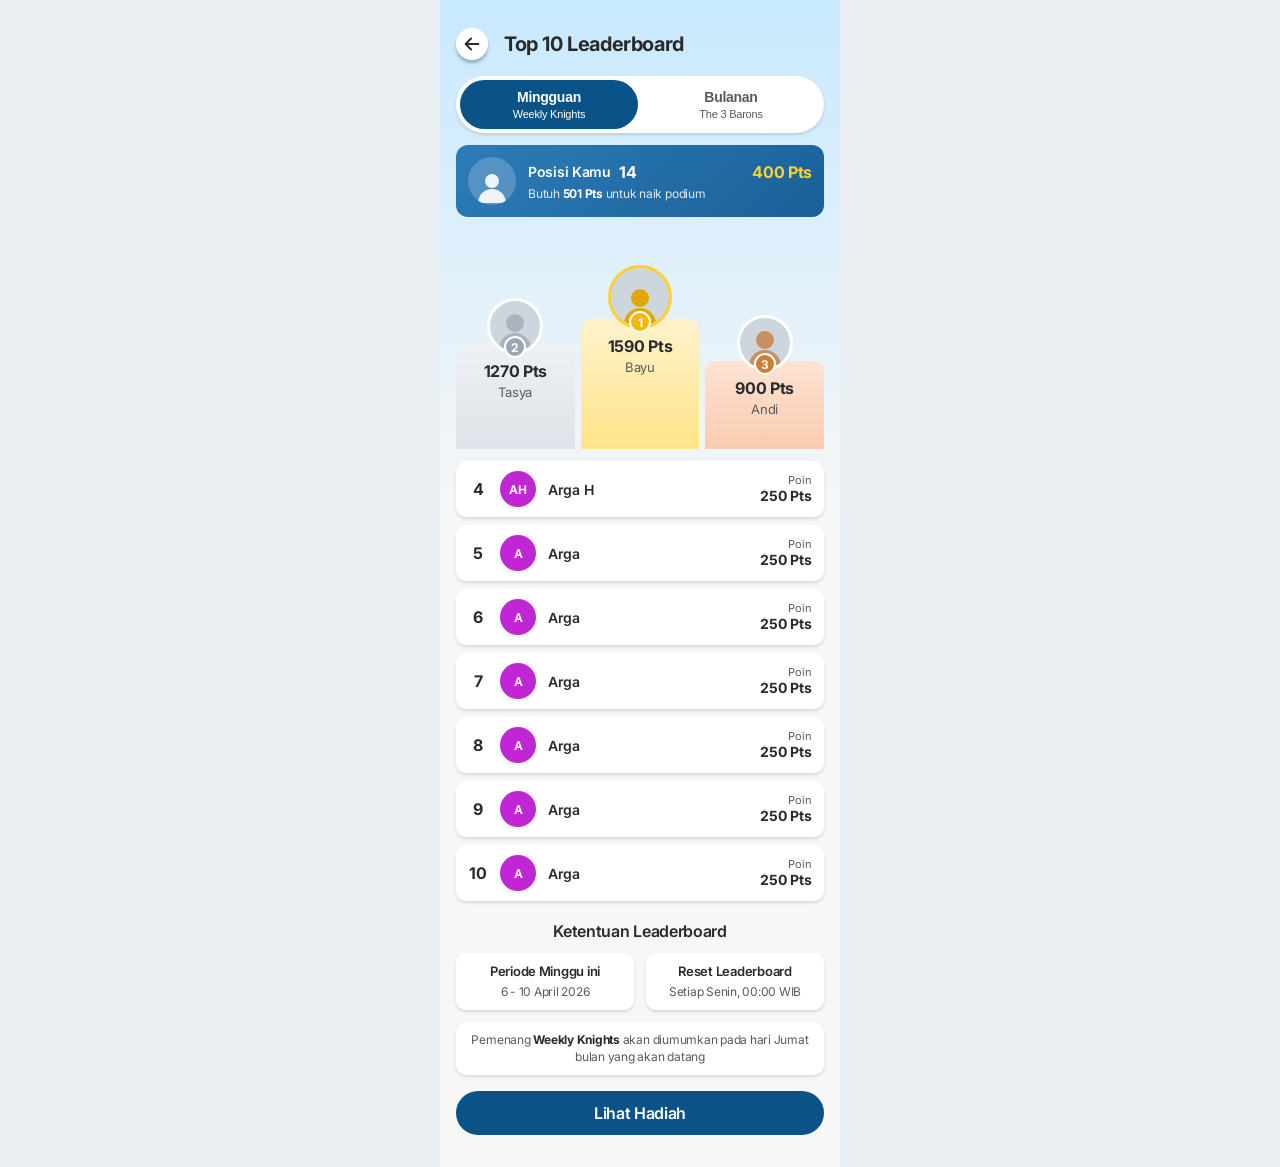
<file: leaderboard.html>
<!DOCTYPE html>
<html lang="id">
<head>
  <meta charset="UTF-8" />
  <meta name="viewport" content="width=device-width, initial-scale=1.0" />
  <title>EcoQuest — Top 10 Leaderboard</title>
  <link href="https://fonts.googleapis.com/css2?family=Inter:wght@400;600;700&display=swap" rel="stylesheet" />
  <link rel="stylesheet" href="css/variables.css" />
  <link rel="stylesheet" href="css/base.css" />
  <link rel="stylesheet" href="css/animations.css" />
  <link rel="stylesheet" href="css/leaderboard.css" />
</head>
<body>
<div class="phone">

  <!-- Header -->
  <div class="lb-header">
    <a class="back-btn" href="index.html" aria-label="Kembali">
      <svg viewBox="0 0 24 24" fill="none" xmlns="http://www.w3.org/2000/svg">
        <path d="M19 12H5M11 6l-6 6 6 6" stroke="#2a2a2a" stroke-width="2" stroke-linecap="round" stroke-linejoin="round"/>
      </svg>
    </a>
    <div class="lb-title">Top 10 Leaderboard</div>
  </div>

  <!-- Switch -->
  <div class="lb-switch">
    <button class="lb-switch-btn active" data-cat="weekly">
      <span class="sw-main">Mingguan</span>
      <span class="sw-sub">Weekly Knights</span>
    </button>
    <button class="lb-switch-btn" data-cat="monthly">
      <span class="sw-main">Bulanan</span>
      <span class="sw-sub">The 3 Barons</span>
    </button>
  </div>

  <!-- Posisi Kamu -->
  <div class="posisi-card">
    <div class="posisi-avatar">
      <svg viewBox="0 0 38 38" fill="none" xmlns="http://www.w3.org/2000/svg">
        <circle cx="19" cy="14" r="7" fill="#fff" opacity="0.9"/>
        <path d="M5 36c0-7.732 6.268-14 14-14s14 6.268 14 14" fill="#fff" opacity="0.9"/>
      </svg>
    </div>
    <div class="posisi-info">
      <div class="posisi-top">
        <div class="posisi-label">Posisi Kamu <span class="posisi-rank" id="posisiRank">14</span></div>
        <div class="posisi-pts" id="posisiPts">400 Pts</div>
      </div>
      <div class="posisi-hint" id="posisiNeed">Butuh <strong>501 Pts</strong> untuk naik podium</div>
    </div>
  </div>

  <!-- Podium -->
  <div class="podium-wrap">
    <div class="podium">
      <!-- Rank 2 -->
      <div class="podium-col">
        <div class="podium-avatar silver">
          <svg viewBox="0 0 44 44" fill="none" xmlns="http://www.w3.org/2000/svg">
            <circle cx="22" cy="16" r="9" fill="#aab4be"/>
            <path d="M6 42c0-8.837 7.163-16 16-16s16 7.163 16 16" fill="#aab4be"/>
          </svg>
        </div>
        <div class="podium-medal medal-2">2</div>
        <div class="podium-bar second">
          <div class="podium-pts" id="podiumPtsTwo">1270 Pts</div>
          <div class="podium-name" id="podiumNameTwo">Tasya</div>
        </div>
      </div>
      <!-- Rank 1 -->
      <div class="podium-col">
        <div class="podium-avatar gold">
          <svg viewBox="0 0 44 44" fill="none" xmlns="http://www.w3.org/2000/svg">
            <circle cx="22" cy="16" r="9" fill="#e0a800"/>
            <path d="M6 42c0-8.837 7.163-16 16-16s16 7.163 16 16" fill="#e0a800"/>
          </svg>
        </div>
        <div class="podium-medal medal-1">1</div>
        <div class="podium-bar first">
          <div class="podium-pts" id="podiumPtsOne">1590 Pts</div>
          <div class="podium-name" id="podiumNameOne">Bayu</div>
        </div>
      </div>
      <!-- Rank 3 -->
      <div class="podium-col">
        <div class="podium-avatar bronze">
          <svg viewBox="0 0 44 44" fill="none" xmlns="http://www.w3.org/2000/svg">
            <circle cx="22" cy="16" r="9" fill="#c89060"/>
            <path d="M6 42c0-8.837 7.163-16 16-16s16 7.163 16 16" fill="#c89060"/>
          </svg>
        </div>
        <div class="podium-medal medal-3">3</div>
        <div class="podium-bar third">
          <div class="podium-pts" id="podiumPtsThree">900 Pts</div>
          <div class="podium-name" id="podiumNameThree">Andi</div>
        </div>
      </div>
    </div>
  </div>

  <!-- Ranking 4-10 -->
  <div class="rank-list" id="rankList"></div>

  <!-- Ketentuan -->
  <div class="ketentuan">
    <div class="ketentuan-title">Ketentuan Leaderboard</div>
    <div class="ketentuan-grid">
      <div class="ketentuan-box">
        <div class="ketentuan-box-label">Periode Minggu ini</div>
        <div class="ketentuan-box-val" id="periodeVal">6 - 10 April 2026</div>
      </div>
      <div class="ketentuan-box">
        <div class="ketentuan-box-label">Reset Leaderboard</div>
        <div class="ketentuan-box-val" id="resetVal">Setiap Senin, 00:00 WIB</div>
      </div>
    </div>
    <div class="ketentuan-note" id="noteText">
      Pemenang <strong>Weekly Knights</strong> akan diumumkan pada hari Jumat bulan yang akan datang
    </div>
  </div>

  <!-- Lihat Hadiah -->
  <a class="lb-cta" href="hadiah.html">
    <span>Lihat Hadiah</span>
  </a>

</div>

<script src="js/leaderboard.js"></script>
<script src="js/entrance.js"></script>
<script>
  initLeaderboard();
  initEntrance(['.lb-header', '.lb-switch', '.posisi-card', '.podium-wrap', '.rank-list', '.ketentuan', '.lb-cta']);
</script>
</body>
</html>
</file>
<file: css/variables.css>
/* ============================================================
   EcoQuest — Design Tokens & CSS Variables
   ============================================================ */

:root {
  /* Brand Colors */
  --color-primary:        #0a5388;
  --color-primary-light:  #429cdd;
  --color-primary-pale:   #f2f7fb;
  --color-secondary:      #e55225;

  /* Neutrals */
  --color-text-primary:   #2a2a2a;
  --color-text-secondary: #5a5a5a;
  --color-white:          #ffffff;
  --color-bg:             #e9eef2;
  --color-surface:        #f0f0f0;
  --color-border:         #e7e7e7;
  --color-elevated:       #e8e8e8;

  /* Semantic */
  --color-easy:    #5a5a5a;
  --color-medium:  #dc6803;
  --color-hard:    #d92d20;
  --color-bonus-bg: #fef0c7;
  --color-bonus-dark: #93370d;
  --color-green-light: #e7ffef;
  --color-green-pale:  #ecf8e6;

  /* Typography */
  --font-family: 'Inter', sans-serif;

  /* Shadows */
  --shadow-card:   0px 2px 3.3px rgba(0,0,0,0.13);
  --shadow-card-lg: 0px 2px 6.6px rgba(0,0,0,0.13);
  --shadow-inset:  inset 0px 2px 5px rgba(32,32,32,0.2);

  /* Radius */
  --radius-sm:   8px;
  --radius-md:   10px;
  --radius-full: 1000px;

  /* Spacing */
  --gap-xs:  4px;
  --gap-sm:  8px;
  --gap-md:  12px;
  --gap-lg:  16px;
  --gap-xl:  24px;
}
</file>
<file: css/base.css>
/* ============================================================
   EcoQuest — Base / Shared Styles
   ============================================================ */

*, *::before, *::after { box-sizing: border-box; margin: 0; padding: 0; }

body {
  font-family: var(--font-family);
  background: var(--color-bg);
  display: flex;
  justify-content: center;
  min-height: 100vh;
}

/* ── Phone wrapper ── */
.phone {
  width: 100%;
  max-width: 400px;
  min-height: 100vh;
  background: linear-gradient(180deg, #c8e9ff 0%, #f7f7f7 45%);
  display: flex;
  flex-direction: column;
  gap: var(--gap-md);
  padding: 20px 16px 32px;
}

/* ── Generic card ── */
.card {
  background: var(--color-white);
  border-radius: var(--radius-md);
  padding: var(--gap-md);
  box-shadow: var(--shadow-card);
}

/* ── Progress bar ── */
.bar-track {
  width: 100%;
  height: 12px;
  background: var(--color-surface);
  border-radius: var(--radius-full);
  overflow: hidden;
  box-shadow: var(--shadow-inset);
}
.bar-fill {
  height: 100%;
  background: var(--color-primary);
  border-radius: var(--radius-full);
  transition: width 0.4s ease;
}

/* ── Difficulty badges ── */
.badge {
  display: inline-flex;
  align-items: center;
  padding: 2px 8px 2px 6px;
  border-radius: var(--radius-full);
  font-size: 12px;
  font-weight: 600;
  color: var(--color-white);
  letter-spacing: -0.24px;
  line-height: 1.3;
  align-self: flex-start;
}
.badge-easy   { background: var(--color-easy); }
.badge-medium { background: var(--color-medium); }
.badge-hard   { background: var(--color-hard); }

/* ── Utility text styles ── */
.text-primary   { color: var(--color-text-primary); }
.text-secondary { color: var(--color-text-secondary); }
.text-brand     { color: var(--color-primary); }
.text-bold      { font-weight: 700; }
.text-semibold  { font-weight: 600; }
.text-sm   { font-size: 12px; letter-spacing: -0.24px; line-height: 1.3; }
.text-base { font-size: 14px; letter-spacing: -0.28px; line-height: 1.3; }
.text-md   { font-size: 16px; letter-spacing: -0.32px; line-height: 1.3; }
.text-lg   { font-size: 20px; letter-spacing: -0.4px;  line-height: 1.3; }
.text-xl   { font-size: 28px; letter-spacing: -0.56px; line-height: 1.3; }

/* ============================================================
   Microinteraction — efek "tertekan" (press) ala Gojek
   Berlaku untuk semua button, link CTA, dan elemen klikable
   ============================================================ */
button,
a.banner,
a.cta-btn,
a.lb-cta,
.tab-btn,
.lb-switch-btn,
.sheet-upload-btn,
.reward-item,
.mission-card,
.back-btn,
.bonus-btn,
.avatar-edit-btn,
.shutter-btn,
.sheet-close,
.uploaded-remove {
  transition: transform 0.12s cubic-bezier(0.4, 0, 0.2, 1),
              background 0.15s ease,
              opacity 0.15s ease,
              box-shadow 0.15s ease;
  -webkit-tap-highlight-color: transparent;
}

/* saat ditekan → mengecil seperti tertekan ke dalam */
button:active,
a.banner:active,
a.cta-btn:active,
a.lb-cta:active,
.tab-btn:active,
.lb-switch-btn:active,
.sheet-upload-btn:active,
.reward-item:active,
.back-btn:active,
.bonus-btn:active,
.avatar-edit-btn:active,
.sheet-close:active,
.uploaded-remove:active,
.sheet-submit-btn:active,
.popup-btn:active,
.crop-save-btn:active,
.reset-confirm-btn:active,
.reset-cancel-btn:active {
  transform: scale(0.95);
}

/* elemen besar (card/banner) cukup mengecil sedikit saja */
.mission-card:active,
.reward-item:active {
  transform: scale(0.97);
}

/* shutter kamera punya animasi sendiri, biarkan lebih kecil */
.shutter-btn:active {
  transform: scale(0.90);
}
</file>
<file: css/animations.css>
/* ============================================================
   EcoQuest — Entrance Animations
   Komponen muncul dengan fade + slide-up bertahap (staggered)
   ============================================================ */

@keyframes eq-fade-up {
  from {
    opacity: 0;
    transform: translateY(16px);
  }
  to {
    opacity: 1;
    transform: translateY(0);
  }
}

@keyframes eq-fade-in {
  from { opacity: 0; }
  to   { opacity: 1; }
}

@keyframes eq-scale-in {
  from {
    opacity: 0;
    transform: scale(0.92);
  }
  to {
    opacity: 1;
    transform: scale(1);
  }
}

/* Elemen dengan kelas ini akan dianimasikan saat muncul.
   Awalnya disembunyikan (opacity 0) lalu di-trigger via JS. */
.eq-animate {
  opacity: 0;
}

.eq-animate.eq-in {
  animation: eq-fade-up 0.55s cubic-bezier(0.22, 1, 0.36, 1) both;
}

/* Variasi animasi */
.eq-animate.eq-fade.eq-in   { animation-name: eq-fade-in; }
.eq-animate.eq-scale.eq-in  { animation-name: eq-scale-in; }

/* Hormati preferensi user yang tidak suka animasi berlebih */
@media (prefers-reduced-motion: reduce) {
  .eq-animate,
  .eq-animate.eq-in {
    animation: none !important;
    opacity: 1 !important;
    transform: none !important;
  }
}
</file>
<file: css/leaderboard.css>
/* ============================================================
   EcoQuest — Halaman Leaderboard
   ============================================================ */

/* ── Header ── */
.lb-header {
  display: flex;
  align-items: center;
  gap: 16px;
  padding: 8px 0 4px;
  width: 100%;
}
.lb-header .back-btn {
  width: 32px; height: 32px;
  border-radius: 800px;
  background: #fff;
  box-shadow: 0px 3.2px 3.2px rgba(0,0,0,0.25);
  display: flex; align-items: center; justify-content: center;
  border: none; cursor: pointer; flex-shrink: 0;
  text-decoration: none;
  transition: opacity 0.15s;
}
.lb-header .back-btn:hover { opacity: 0.8; }
.lb-header .back-btn svg { width: 22px; height: 22px; }
.lb-title {
  font-size: 20px;
  font-weight: 700;
  color: var(--color-text-primary);
  letter-spacing: -0.4px;
  line-height: 1.3;
}

/* ── Switch toggle (Mingguan / Bulanan) ── */
.lb-switch {
  display: flex;
  gap: 4px;
  background: #fff;
  border-radius: 1000px;
  padding: 4px;
  width: 100%;
  box-shadow: var(--shadow-card);
}
.lb-switch-btn {
  flex: 1;
  border: none;
  background: transparent;
  border-radius: 1000px;
  padding: 8px 12px;
  cursor: pointer;
  display: flex;
  flex-direction: column;
  align-items: center;
  gap: 2px;
  transition: background 0.2s ease, color 0.2s ease;
  color: var(--color-text-secondary);
}
.lb-switch-btn .sw-main {
  font-size: 14px;
  font-weight: 700;
  letter-spacing: -0.28px;
  line-height: 1.3;
}
.lb-switch-btn .sw-sub {
  font-size: 11px;
  font-weight: 400;
  letter-spacing: -0.22px;
  line-height: 1.2;
}
.lb-switch-btn.active {
  background: var(--color-primary);
  color: #fff;
}

/* ── Posisi Kamu card ── */
.posisi-card {
  background: linear-gradient(135deg, #2d7cb8 0%, #1a6098 100%);
  border-radius: 12px;
  padding: 12px;
  display: flex;
  align-items: center;
  gap: 12px;
  width: 100%;
}
.posisi-avatar {
  width: 48px;
  height: 48px;
  border-radius: 50%;
  background: rgba(255,255,255,0.2);
  overflow: hidden;
  flex-shrink: 0;
  display: flex;
  align-items: flex-end;
  justify-content: center;
}
.posisi-avatar svg { width: 38px; height: 38px; }
.posisi-info { flex: 1; min-width: 0; display: flex; flex-direction: column; gap: 4px; }
.posisi-top {
  display: flex;
  align-items: center;
  gap: 8px;
  justify-content: space-between;
}
.posisi-label {
  font-size: 14px;
  font-weight: 600;
  color: #fff;
  letter-spacing: -0.28px;
  display: flex;
  align-items: center;
  gap: 8px;
}
.posisi-rank {
  font-size: 16px;
  font-weight: 700;
  color: #fff;
}
.posisi-pts {
  font-size: 16px;
  font-weight: 700;
  color: #ffd233;
  letter-spacing: -0.32px;
}
.posisi-hint {
  font-size: 12px;
  font-weight: 400;
  color: rgba(255,255,255,0.85);
  letter-spacing: -0.24px;
  line-height: 1.3;
}
.posisi-hint strong { font-weight: 700; color: #fff; }

/* ── Podium ── */
.podium-wrap {
  position: relative;
  width: 100%;
  padding-top: 36px;
}
.podium {
  display: flex;
  align-items: flex-end;
  justify-content: center;
  gap: 6px;
  width: 100%;
}
.podium-col {
  flex: 1;
  display: flex;
  flex-direction: column;
  align-items: center;
  position: relative;
}
.podium-avatar {
  width: 56px;
  height: 56px;
  border-radius: 50%;
  border: 3px solid #fff;
  overflow: hidden;
  background: #cdd5dd;
  position: relative;
  z-index: 2;
  margin-bottom: -10px;
  display: flex;
  align-items: flex-end;
  justify-content: center;
}
.podium-avatar svg { width: 44px; height: 44px; }
.podium-avatar.gold   { width: 64px; height: 64px; border-color: #ffd233; }
.podium-medal {
  position: absolute;
  top: 38px;
  z-index: 3;
  width: 22px;
  height: 22px;
  border-radius: 50%;
  display: flex;
  align-items: center;
  justify-content: center;
  font-size: 12px;
  font-weight: 700;
  color: #fff;
  border: 2px solid #fff;
}
.podium-avatar.gold + .podium-medal { top: 46px; }
.medal-1 { background: #f5b800; }
.medal-2 { background: #9aa7b5; }
.medal-3 { background: #cd7f32; }

.podium-bar {
  width: 100%;
  border-radius: 10px 10px 0 0;
  display: flex;
  flex-direction: column;
  align-items: center;
  justify-content: flex-start;
  padding: 18px 6px 14px;
  gap: 2px;
}
.podium-bar.first  { background: linear-gradient(180deg, #fff3cc 0%, #ffe488 100%); height: 130px; }
.podium-bar.second { background: linear-gradient(180deg, #eef1f4 0%, #dde3e9 100%); height: 105px; }
.podium-bar.third  { background: linear-gradient(180deg, #fde3d4 0%, #f9cbb0 100%); height: 88px; }

.podium-pts {
  font-size: 16px;
  font-weight: 700;
  color: var(--color-text-primary);
  letter-spacing: -0.32px;
  line-height: 1.2;
}
.podium-name {
  font-size: 13px;
  font-weight: 400;
  color: var(--color-text-secondary);
  letter-spacing: -0.26px;
}

/* ── Ranking list ── */
.rank-list {
  display: flex;
  flex-direction: column;
  gap: 8px;
  width: 100%;
}
.rank-item {
  background: #fff;
  border-radius: 10px;
  padding: 10px 12px;
  display: flex;
  align-items: center;
  gap: 12px;
  box-shadow: var(--shadow-card);
}
.rank-num {
  font-size: 16px;
  font-weight: 700;
  color: var(--color-text-primary);
  width: 20px;
  text-align: center;
  flex-shrink: 0;
}
.rank-avatar {
  width: 36px;
  height: 36px;
  border-radius: 50%;
  background: #c026d3;
  display: flex;
  align-items: center;
  justify-content: center;
  font-size: 12px;
  font-weight: 700;
  color: #fff;
  flex-shrink: 0;
}
.rank-name {
  flex: 1;
  min-width: 0;
  font-size: 14px;
  font-weight: 600;
  color: var(--color-text-primary);
  letter-spacing: -0.28px;
}
.rank-pts {
  text-align: right;
  flex-shrink: 0;
}
.rank-pts-label {
  font-size: 11px;
  font-weight: 400;
  color: var(--color-text-secondary);
  line-height: 1.2;
}
.rank-pts-val {
  font-size: 14px;
  font-weight: 700;
  color: var(--color-text-primary);
  line-height: 1.3;
}

/* ── Ketentuan ── */
.ketentuan {
  display: flex;
  flex-direction: column;
  gap: 12px;
  width: 100%;
  padding-top: 8px;
}
.ketentuan-title {
  font-size: 16px;
  font-weight: 600;
  color: var(--color-text-primary);
  letter-spacing: -0.32px;
  text-align: center;
}
.ketentuan-grid {
  display: flex;
  gap: 12px;
  width: 100%;
}
.ketentuan-box {
  flex: 1;
  min-width: 0;
  background: #fff;
  border-radius: 10px;
  padding: 10px 12px;
  display: flex;
  flex-direction: column;
  gap: 4px;
  box-shadow: var(--shadow-card);
  text-align: center;
}
.ketentuan-box-label {
  font-size: 13px;
  font-weight: 600;
  color: var(--color-text-primary);
  letter-spacing: -0.26px;
  line-height: 1.3;
}
.ketentuan-box-val {
  font-size: 12px;
  font-weight: 400;
  color: var(--color-text-secondary);
  letter-spacing: -0.24px;
  line-height: 1.3;
}
.ketentuan-note {
  background: #fff;
  border-radius: 10px;
  padding: 10px 12px;
  font-size: 12px;
  font-weight: 400;
  color: var(--color-text-secondary);
  letter-spacing: -0.24px;
  line-height: 1.4;
  text-align: center;
  box-shadow: var(--shadow-card);
}
.ketentuan-note strong { font-weight: 700; color: var(--color-text-primary); }

/* ── Lihat Hadiah CTA ── */
.lb-cta {
  width: 100%;
  min-height: 44px;
  background: var(--color-primary);
  border-radius: 1000px;
  border: none;
  cursor: pointer;
  display: flex;
  align-items: center;
  justify-content: center;
  padding: 12px 16px;
  text-decoration: none;
  transition: background 0.15s;
  margin-top: 4px;
}
.lb-cta:hover  { background: #0d6aab; }
.lb-cta:active { background: #084572; }
.lb-cta span {
  font-size: 16px;
  font-weight: 600;
  color: #fff;
  letter-spacing: -0.32px;
}

/* panel show/hide */
.lb-panel { display: none; flex-direction: column; gap: 12px; width: 100%; }
.lb-panel.active { display: flex; }
</file>
